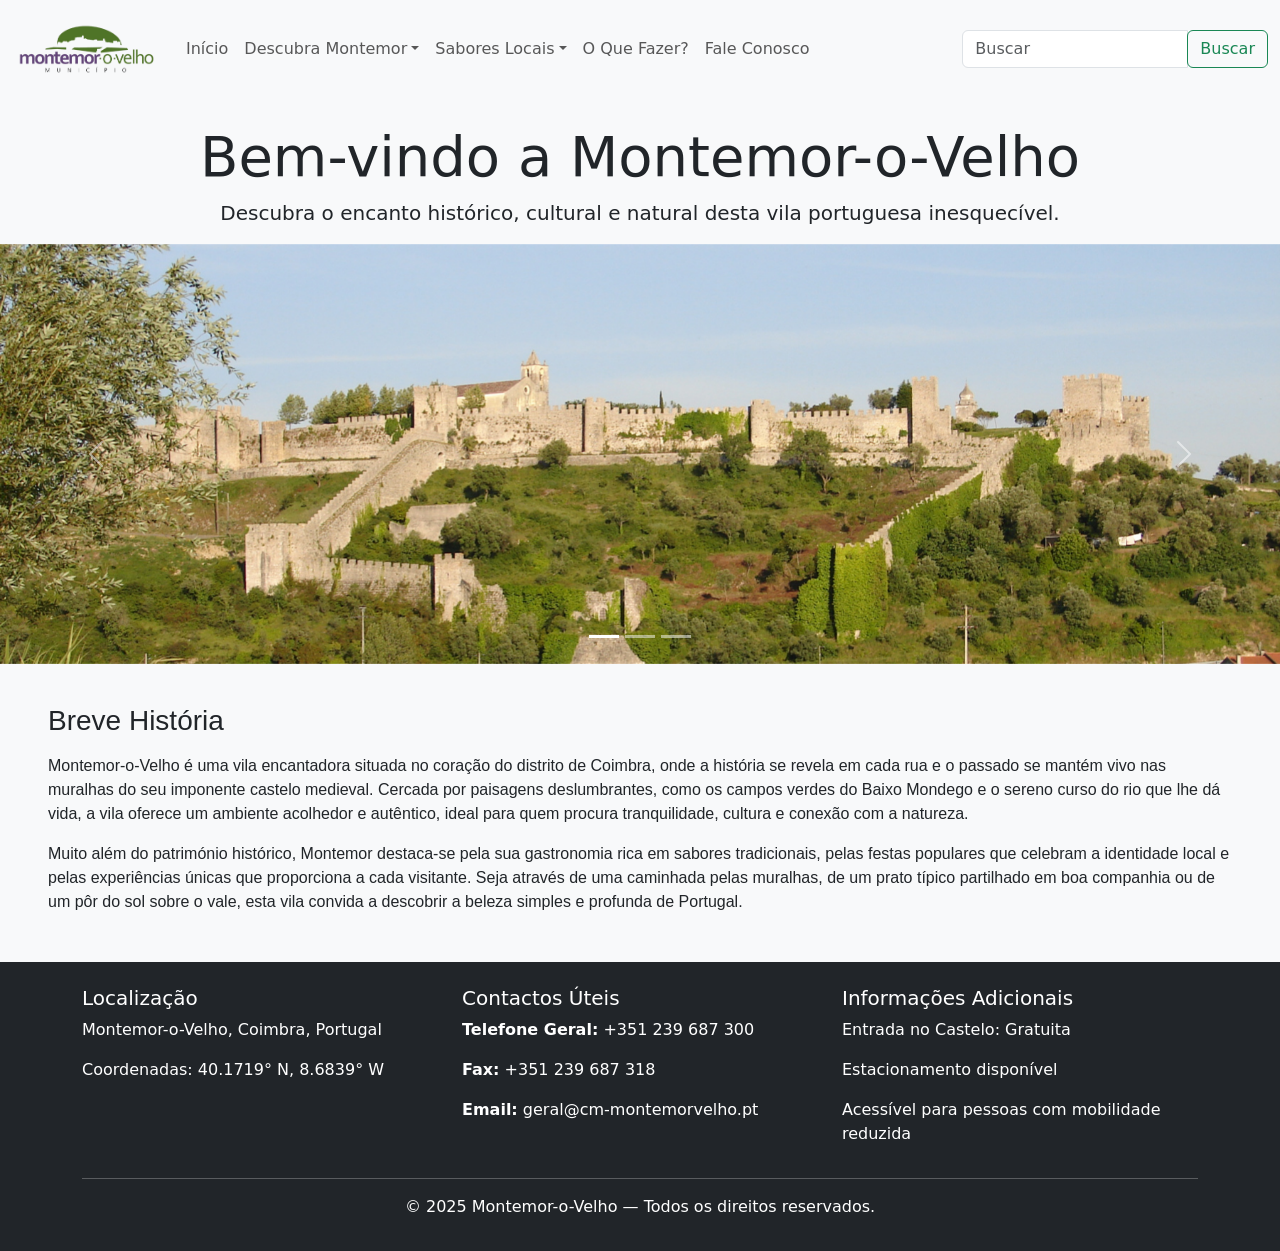
<file: index.html>
<!DOCTYPE html>
<html lang="en">
<head>
    <meta charset="UTF-8">
    <meta name="viewport" content="width=device-width, initial-scale=1.0">
    <title>Montemor-o-Velho</title>
    <link href="https://cdn.jsdelivr.net/npm/bootstrap@5.3.2/dist/css/bootstrap.min.css" rel="stylesheet">
    <script src="https://cdn.jsdelivr.net/npm/bootstrap@5.3.2/dist/js/bootstrap.bundle.min.js"></script>
    <link rel="stylesheet" href="CSS/estilo.css">
    <link rel="icon" href="Imagens/icon.gif">
    </head>
<body class="bg-light">
    <nav class="navbar bg-light navbar-expand-sm sticky-top">
        <div class="container-fluid">
        <a href="index.html" class="navbar-brand">
            <img src="Imagens/logo.png" alt="Avatar Logo" style="width:150px;" class="rounded-pill"></a>
            <button class="navbar-toggler" type="button" data-bs-toggle="collapse" data-bs-target="#menuNavbar">
                <span class="navbar-toggler-icon"></span>
            </button>
            <div class="collapse navbar-collapse" id=menuNavbar>
                <div class="navbar-nav">
                    <a href="index.html" class="nav-link">Início</a>
                    <div class="dropdown">
                    <a href="História.html" class="nav-link dropdown-toggle" data-bs-toggle="dropdown">Descubra Montemor</a>
                    <ul class="dropdown-menu">
                        <li><a href="História.html" class="dropdown-item">História</a></li>
                        <li><a href="Castelo.html" class="dropdown-item">O Castelo</a></li>
                    </ul>
                    </div>
                    <div class="dropdown">
                        <a href="ArrozDoce.html" class="nav-link dropdown-toggle" data-bs-toggle="dropdown">Sabores Locais</a>
                        <ul class="dropdown-menu">
                            <li><a href="ArrozDoce.html" class="dropdown-item">Arroz Doce de Montemor-o-Velho</a></li>
                            <li><a href="Lampreia.html" class="dropdown-item">Lampreia à Montemorense</a></li>
                            <li><a href="Queijada.html" class="dropdown-item">Queijadas de Tentúgal</a></li>
                        </ul>
                        </div>
                    <a href="Oqfazer.html" class="nav-link">O Que Fazer?</a>
                    <a href="contato.html" class="nav-link">Fale Conosco</a>
                </div>
                <form class="form-inline ml-auto">
                    <div class="input-group">
                      <input class="form-control" type="search" placeholder="Buscar" aria-label="Buscar">
                      <div class="input-group-append">
                        <button class="btn btn-outline-success" type="submit">Buscar</button>
                      </div>
            </div>
        </div>
    </nav>
<br>
<div class="container-fluid">
    <h1 class="display-4 text-center">Bem-vindo a Montemor-o-Velho</h1>
    <p class="lead text-center">Descubra o encanto histórico, cultural e natural desta vila portuguesa inesquecível.</p>
  </div>
<div class="carousel slide carousel-fade hero section dark-background" data-bs-interval="5000" data-bsride="carousel" id="ads">
    <div class="carousel-indicators">
        <button data-bs-target="#ads" data-bs-slide-to="0" class="active"></button>
        <button data-bs-target="#ads" data-bs-slide-to="1"></button>
        <button data-bs-target="#ads" data-bs-slide-to="2"></button>
      </div>
    <div class="carousel-inner">
        <div class="container-fluid">
        </div>
        <div class="carousel-item active">
            <img src="Imagens/castelo.jpg" alt="" class="d-block" style="width:100%">
        </div>
        <div class="carousel-item">
            <img src="Imagens/campos.jpg" alt="" class="d-block" style="width:100%">
        </div>
        <div class="carousel-item">
            <img src="Imagens/arrozdoce.jpg" alt="" class="d-block" style="width:100%"> 
        </div>
</div>
    <button class="carousel-control-prev" data-bs-target="#ads" data-bs-slide="prev"><span class="carousel-control-prev-icon bi bi-chevron-left" aria-hidden="true"><span class="visually-hidden">Previous</span></span></button>
    <button class="carousel-control-next" data-bs-target="#ads" data-bs-slide="next"><span class="carousel-control-next-icon bi bi-chevron-right" aria-hidden="true"><span class="visually-hidden">Next</span></span></button>
</div>
<br>
<div class="c col-sm-12 auto">
    <h3 class="mt-3 sm-4 px-md-5">Breve História</h3>
    <p class="mt-3 sm-4 px-md-5">Montemor-o-Velho é uma vila encantadora situada no coração do distrito de Coimbra, onde a história se revela em cada rua e o passado se mantém vivo nas muralhas do seu imponente castelo medieval. Cercada por paisagens deslumbrantes, como os campos verdes do Baixo Mondego e o sereno curso do rio que lhe dá vida, a vila oferece um ambiente acolhedor e autêntico, ideal para quem procura tranquilidade, cultura e conexão com a natureza.</p>
    <p class="mt-3 sm-4 px-md-5"> Muito além do património histórico, Montemor destaca-se pela sua gastronomia rica em sabores tradicionais, pelas festas populares que celebram a identidade local e pelas experiências únicas que proporciona a cada visitante. Seja através de uma caminhada pelas muralhas, de um prato típico partilhado em boa companhia ou de um pôr do sol sobre o vale, esta vila convida a descobrir a beleza simples e profunda de Portugal.</p>
</div>
</div>
</div>
</div>
<footer class="bg-dark text-white mt-5 pt-4 pb-3">
    <div class="container">
      <div class="row">
        
        <div class="col-md-4 sm-3">
          <h5>Localização</h5>
          <p>Montemor-o-Velho, Coimbra, Portugal</p>
          <p>Coordenadas: 40.1719° N, 8.6839° W</p>
        </div>
  
        <div class="col-sm-4 sm-3">
          <h5>Contactos Úteis</h5>
          <p><b>Telefone Geral:</b> +351 239 687 300</p>
          <p><b>Fax:</b> +351 239 687 318</p>
          <p><b>Email:</b> geral@cm-montemorvelho.pt </p>
        </div>
  
        <div class="col-sm-4 sm-3">
          <h5>Informações Adicionais</h5>
          <p>Entrada no Castelo: Gratuita</p>
          <p>Estacionamento disponível</p>
          <p>Acessível para pessoas com mobilidade reduzida</p>
        </div>
  
      </div>
      <hr class="bg-light">
      <p class="text-center sm-0">&copy; 2025 Montemor-o-Velho — Todos os direitos reservados.</p>
    </div>
  </footer>
</body>
</html>
</file>
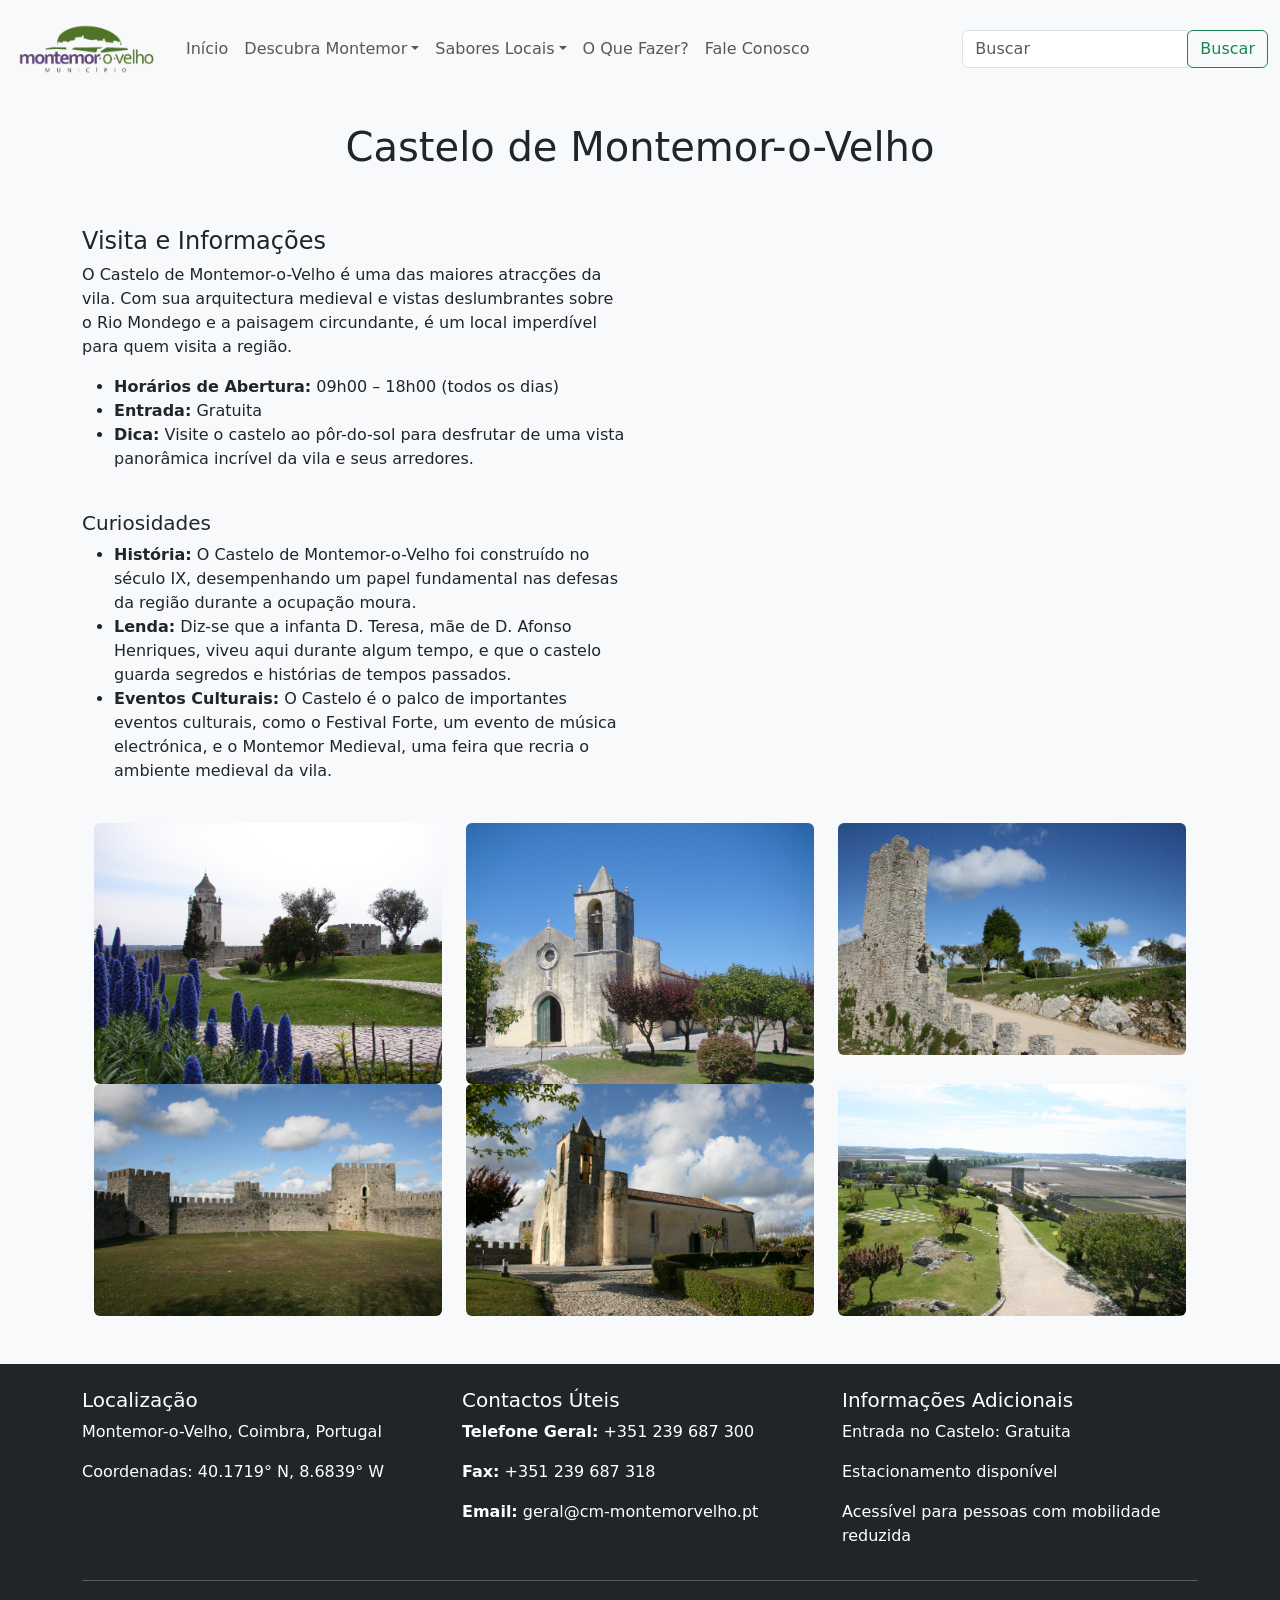
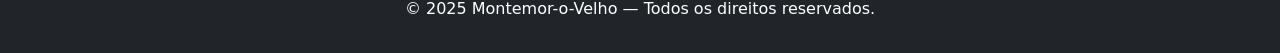
<file: Castelo.html>
<!DOCTYPE html>
<html lang="en">
<head>
    <meta charset="UTF-8">
    <meta name="viewport" content="width=device-width, initial-scale=1.0">
    <title>O Castelo</title>
    <link href="https://cdn.jsdelivr.net/npm/bootstrap@5.3.2/dist/css/bootstrap.min.css" rel="stylesheet">
    <script src="https://cdn.jsdelivr.net/npm/bootstrap@5.3.2/dist/js/bootstrap.bundle.min.js"></script>
    <link rel="stylesheet" href="CSS/estilo.css">
    <link rel="icon" href="Imagens/icon.gif">
</head>
<body class="bg-light">
    <nav class="navbar bg-light navbar-expand-sm sticky-top">
        <div class="container-fluid">
        <a href="index.html" class="navbar-brand">
            <img src="Imagens/logo.png" alt="Avatar Logo" style="width:150px;" class="rounded-pill"></a>
            <button class="navbar-toggler" type="button" data-bs-toggle="collapse" data-bs-target="#menuNavbar">
                <span class="navbar-toggler-icon"></span>
            </button>
            <div class="collapse navbar-collapse" id=menuNavbar>
                <div class="navbar-nav">
                    <a href="index.html" class="nav-link">Início</a>
                    <div class="dropdown">
                    <a href="História.html" class="nav-link dropdown-toggle" data-bs-toggle="dropdown">Descubra Montemor</a>
                    <ul class="dropdown-menu">
                        <li><a href="História.html" class="dropdown-item">História</a></li>
                        <li><a href="Castelo.html" class="dropdown-item">O Castelo</a></li>
                    </ul>
                    </div>
                    <div class="dropdown">
                        <a href="ArrozDoce.html" class="nav-link dropdown-toggle" data-bs-toggle="dropdown">Sabores Locais</a>
                        <ul class="dropdown-menu">
                            <li><a href="ArrozDoce.html" class="dropdown-item">Arroz Doce de Montemor-o-Velho</a></li>
                            <li><a href="Lampreia.html" class="dropdown-item">Lampreia à Montemorense</a></li>
                            <li><a href="Queijada.html" class="dropdown-item">Queijadas de Tentúgal</a></li>
                        </ul>
                        </div>
                    <a href="Oqfazer.html" class="nav-link">O Que Fazer?</a>
                    <a href="contato.html" class="nav-link">Fale Conosco</a>
                </div>
                <form class="form-inline ml-auto">
                    <div class="input-group">
                      <input class="form-control" type="search" placeholder="Buscar" aria-label="Buscar">
                      <div class="input-group-append">
                        <button class="btn btn-outline-success" type="submit">Buscar</button>
                      </div>
            </div>
        </div>
    </nav>
    <br>
    <div class="container">
    <div class="col-sm-12 auto text-center">
        <h1>Castelo de Montemor-o-Velho</h1>
    </div>
    <br>
    <br>
    <div class="row">
        <div class="col-sm-6">
            <h4>Visita e Informações</h4>
            <p>O Castelo de Montemor-o-Velho é uma das maiores atracções da vila. Com sua arquitectura medieval e vistas deslumbrantes sobre o Rio Mondego e a paisagem circundante, é um local imperdível para quem visita a região.</p>
            <ul class="lista">
                <li class="lista">
                  <strong>Horários de Abertura:</strong> 09h00 – 18h00 (todos os dias)
                </li>
                <li class="lista">
                  <strong>Entrada:</strong> Gratuita
                </li>
                <li class="lista">
                  <strong>Dica:</strong> Visite o castelo ao pôr-do-sol para desfrutar de uma vista panorâmica incrível da vila e seus arredores.
                </li>
              </ul>
              <br>
              <h5>Curiosidades</h5>
              <ul class="lista">
                <li class="lista">
                  <strong>História:</strong> O Castelo de Montemor-o-Velho foi construído no século IX, desempenhando um papel fundamental nas defesas da região durante a ocupação moura.
                </li>
                <li class="lista">
                  <strong>Lenda:</strong> Diz-se que a infanta D. Teresa, mãe de D. Afonso Henriques, viveu aqui durante algum tempo, e que o castelo guarda segredos e histórias de tempos passados.
                </li>
                <li class="lista">
                  <strong>Eventos Culturais:</strong> O Castelo é o palco de importantes eventos culturais, como o Festival Forte, um evento de música electrónica, e o Montemor Medieval, uma feira que recria o ambiente medieval da vila.
                </li>
              </ul>
        </div>
        <div class="col-sm-3">
            <iframe src="https://www.google.com/maps/embed?pb=!1m18!1m12!1m3!1d3048.4968998184613!2d-8.685425124484578!3d40.175753870271464!2m3!1f0!2f0!3f0!3m2!1i1024!2i768!4f13.1!3m3!1m2!1s0xd224fb84402b3a7%3A0x2d9fd4131eaefc2e!2sCastelo%20de%20Montemor-o-velho!5e0!3m2!1spt-BR!2spt!4v1746293708376!5m2!1spt-BR!2spt" width="600" height="450" style="border:0;" allowfullscreen="" loading="lazy" referrerpolicy="no-referrer-when-downgrade"></iframe>
        </div>
    </div>
    <div class="row">
        <div class="col-sm-12">
            <div class="container mt-4">
                <div class="row">
                  <div class="col-md-4 sm-4">
                    <img src="Imagens/interior.jpg" class="img-fluid rounded">
                  </div>
                  <div class="col-md-4 sm-4">
                    <img src="Imagens/interior2.jpg" class="img-fluid rounded">
                  </div>
                  <div class="col-md-4 sm-4">
                    <img src="Imagens/interior3.jpg" class="img-fluid rounded">
                  </div>
                  <div class="col-md-4 sm-4">
                    <img src="Imagens/interior4.jpg" class="img-fluid rounded">
                  </div>
                  <div class="col-md-4 sm-4">
                    <img src="Imagens/interior5.jpg" class="img-fluid rounded">
                  </div>
                  <div class="col-md-4 sm-4">
                    <img src="Imagens/interior6.jpg" class="img-fluid rounded">
                  </div>
                </div>
              </div>
        </div>
    </div>
</div>
<footer class="bg-dark text-white mt-5 pt-4 pb-3">
    <div class="container">
      <div class="row">
        <div class="col-sm-4">
          <h5>Localização</h5>
          <p>Montemor-o-Velho, Coimbra, Portugal</p>
          <p>Coordenadas: 40.1719° N, 8.6839° W</p>
        </div>
        <div class="col-sm-4">
          <h5>Contactos Úteis</h5>
          <p><b>Telefone Geral:</b> +351 239 687 300</p>
          <p><b>Fax:</b> +351 239 687 318</p>
          <p><b>Email:</b> geral@cm-montemorvelho.pt </p>
        </div>
        <div class="col-sm-4">
          <h5>Informações Adicionais</h5>
          <p>Entrada no Castelo: Gratuita</p>
          <p>Estacionamento disponível</p>
          <p>Acessível para pessoas com mobilidade reduzida</p>
        </div>
    </div>
      <hr class="bg-light">
      <p class="text-center">&copy; 2025 Montemor-o-Velho — Todos os direitos reservados.</p>
    </div>
  </footer>
</body>
</html>
</file>
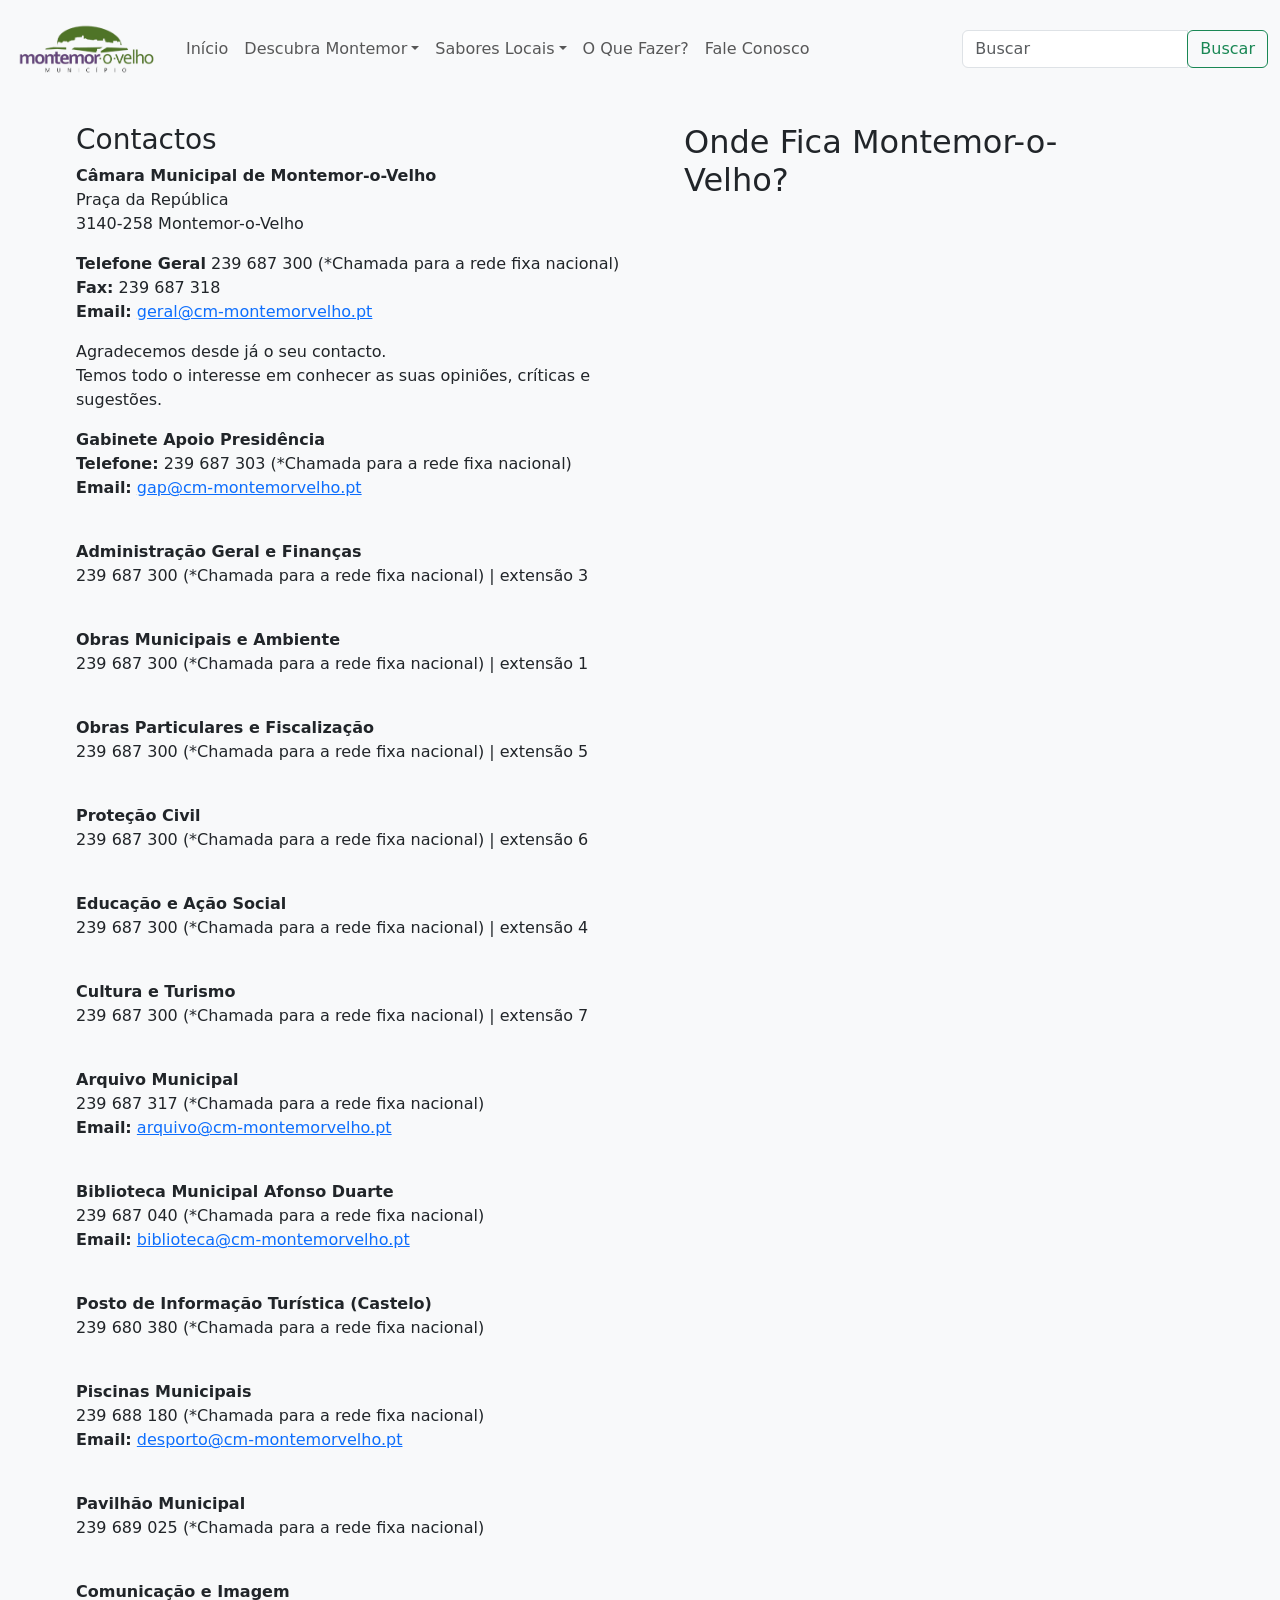
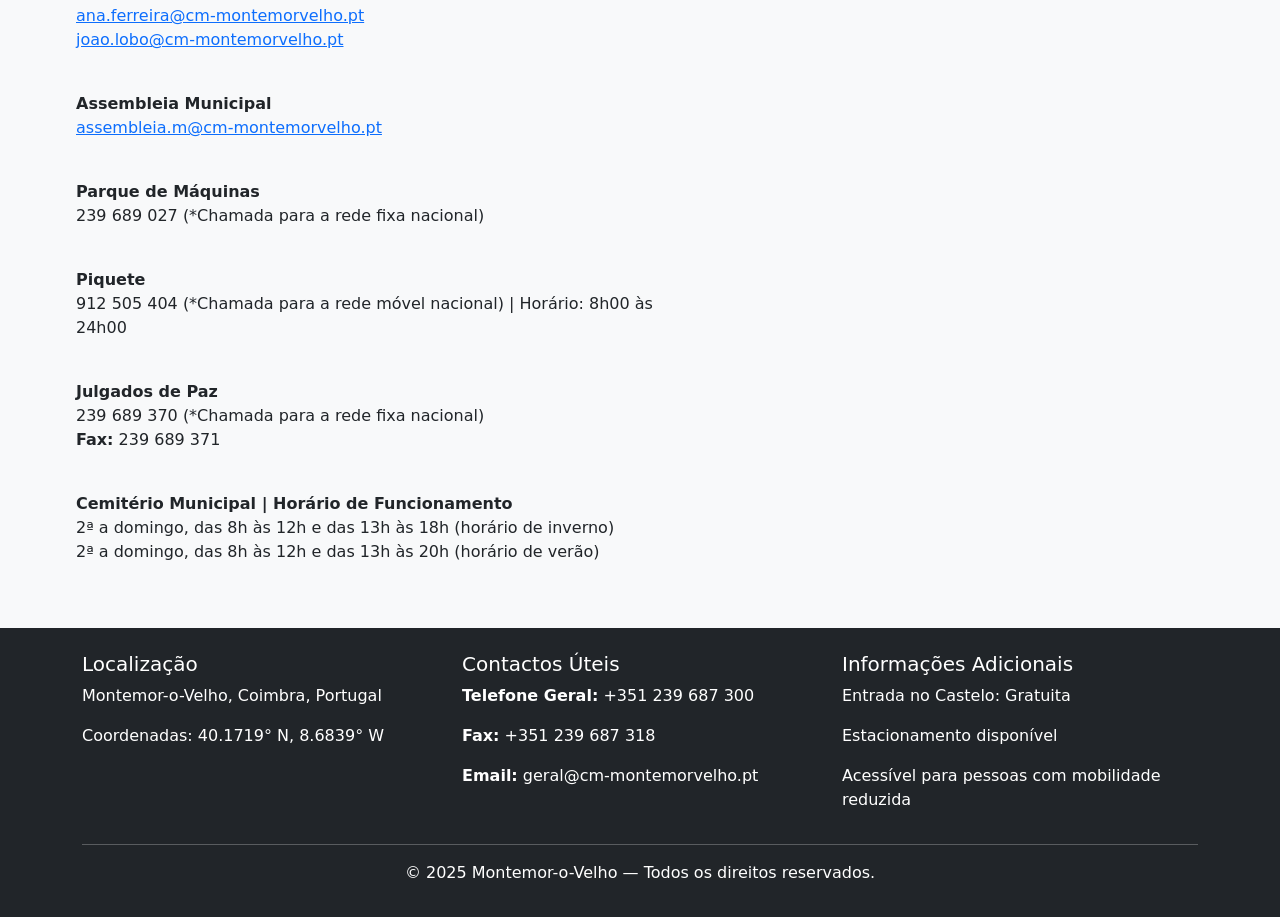
<file: contato.html>
<!DOCTYPE html>
<html lang="en">
<head>
    <meta charset="UTF-8">
    <meta name="viewport" content="width=device-width, initial-scale=1.0">
    <title>Fale Conosco</title>
    <link href="https://cdn.jsdelivr.net/npm/bootstrap@5.3.2/dist/css/bootstrap.min.css" rel="stylesheet">
    <script src="https://cdn.jsdelivr.net/npm/bootstrap@5.3.2/dist/js/bootstrap.bundle.min.js"></script>
    <link rel="stylesheet" href="CSS/estilo.css">
    <link rel="icon" href="Imagens/icon.gif">
</head>
<body class="bg-light">
    <nav class="navbar bg-light navbar-expand-sm sticky-top">
        <div class="container-fluid">
        <a href="index.html" class="navbar-brand">
            <img src="Imagens/logo.png" alt="Avatar Logo" style="width:150px;" class="rounded-pill"></a>
            <button class="navbar-toggler" type="button" data-bs-toggle="collapse" data-bs-target="#menuNavbar">
                <span class="navbar-toggler-icon"></span>
            </button>
            <div class="collapse navbar-collapse" id=menuNavbar>
                <div class="navbar-nav">
                    <a href="index.html" class="nav-link">Início</a>
                    <div class="dropdown">
                    <a href="História.html" class="nav-link dropdown-toggle" data-bs-toggle="dropdown">Descubra Montemor</a>
                    <ul class="dropdown-menu">
                        <li><a href="História.html" class="dropdown-item">História</a></li>
                        <li><a href="Castelo.html" class="dropdown-item">O Castelo</a></li>
                    </ul>
                    </div>
                    <div class="dropdown">
                        <a href="ArrozDoce.html" class="nav-link dropdown-toggle" data-bs-toggle="dropdown">Sabores Locais</a>
                        <ul class="dropdown-menu">
                            <li><a href="ArrozDoce.html" class="dropdown-item">Arroz Doce de Montemor-o-Velho</a></li>
                            <li><a href="Lampreia.html" class="dropdown-item">Lampreia à Montemorense</a></li>
                            <li><a href="Queijada.html" class="dropdown-item">Queijadas de Tentúgal</a></li>
                        </ul>
                        </div>
                    <a href="Oqfazer.html" class="nav-link">O Que Fazer?</a>
                    <a href="contato.html" class="nav-link">Fale Conosco</a>
                </div>
                <form class="form-inline ml-auto">
                    <div class="input-group">
                      <input class="form-control" type="search" placeholder="Buscar" aria-label="Buscar">
                      <div class="input-group-append">
                        <button class="btn btn-outline-success" type="submit">Buscar</button>
                      </div>
            </div>
        </div>
    </nav>
    <br>
    <div class="contato">
    <div class="container-fluid">
        <div class="row">
            <div class="col-sm-6">
                <h3>Contactos</h3>
            <p><b>Câmara Municipal de Montemor-o-Velho</b> 
            <br>Praça da República 
            <br> 3140-258 Montemor-o-Velho</p>
            <p><b>Telefone Geral</b> 239 687 300 (*Chamada para a rede fixa nacional)
            <br><b>Fax:</b> 239 687 318
            <br><b>Email:</b> <a href="mailto:geral@cm-montemorvelho.pt">geral@cm-montemorvelho.pt</p></a>
            <p>Agradecemos desde já o seu contacto.
            <br>Temos todo o interesse em conhecer as suas opiniões, críticas e sugestões.</p>
            <p><b>Gabinete Apoio Presidência</b>
            <br><b>Telefone:</b> 239 687 303 (*Chamada para a rede fixa nacional)
            <br><b>Email:</b> <a href="mailto:gap@cm-montemorvelho.pt">gap@cm-montemorvelho.pt</p></a>
            <br>
            <p><b>Administração Geral e Finanças</b>
            <br>239 687 300 (*Chamada para a rede fixa nacional) | extensão 3</p>
            <br>
            <p><b>Obras Municipais e Ambiente</b>
            <br>239 687 300 (*Chamada para a rede fixa nacional) | extensão 1</p>
            <br>
            <p><b>Obras Particulares e Fiscalização</b>
            <br>239 687 300 (*Chamada para a rede fixa nacional) | extensão 5</p>
            <br>
            <p><b>Proteção Civil</b>
            <br>239 687 300 (*Chamada para a rede fixa nacional) | extensão 6</p>
            <br>
            <p><b>Educação e Ação Social</b>
            <br>239 687 300 (*Chamada para a rede fixa nacional) | extensão 4</p>
            <br>
            <p><b>Cultura e Turismo</b>
            <br>239 687 300 (*Chamada para a rede fixa nacional) | extensão 7</p>
            <br>
            <p><b>Arquivo Municipal</b>
            <br>239 687 317 (*Chamada para a rede fixa nacional)
            <br><b>Email:</b> <a href="mailto:arquivo@cm-montemorvelho.pt">arquivo@cm-montemorvelho.pt</p></a>
            <br>
            <p><b>Biblioteca Municipal Afonso Duarte</b>
            <br>239 687 040 (*Chamada para a rede fixa nacional)
            <br><b>Email:</b> <a href="mailto:biblioteca@cm-montemorvelho.pt ">biblioteca@cm-montemorvelho.pt</p></a>
            <br>
            <p><b>Posto de Informação Turística (Castelo)</b>
            <br>239 680 380 (*Chamada para a rede fixa nacional)</p>
            <br>
            <p><b>Piscinas Municipais</b>
            <br>239 688 180 (*Chamada para a rede fixa nacional)
            <br><b>Email:</b> <a href="mailto:desporto@cm-montemorvelho.pt ">desporto@cm-montemorvelho.pt</p></a>
            <br>
            <p><b>Pavilhão Municipal</b>
            <br>239 689 025 (*Chamada para a rede fixa nacional)</p>
            <br>
            <p><b>Comunicação e Imagem</b>
            <br><a href="mailto:ana.ferreira@cm-montemorvelho.pt">ana.ferreira@cm-montemorvelho.pt</a>
            <br><a href="mailto:joao.lobo@cm-montemorvelho.pt">joao.lobo@cm-montemorvelho.pt</a></p>
            <br>
            <p><b>Assembleia Municipal</b>
            <br><a href="mailto:assembleia.m@cm-montemorvelho.pt">assembleia.m@cm-montemorvelho.pt</a></p></p>
            <br>
            <p><b>Parque de Máquinas</b>
            <br>239 689 027 (*Chamada para a rede fixa nacional)</p>
            <br>
            <p><b>Piquete</b>
            <br>912 505 404 (*Chamada para a rede móvel nacional) | Horário: 8h00 às 24h00</p>
            <br>
            <p><b>Julgados de Paz</b>
            <br>239 689 370 (*Chamada para a rede fixa nacional)
            <br><b>Fax:</b> 239 689 371</p>
            <br>
            <p><b>Cemitério Municipal | Horário de Funcionamento</b>
            <br>2ª a domingo, das 8h às 12h e das 13h às 18h (horário de inverno)
            <br>2ª a domingo, das 8h às 12h e das 13h às 20h (horário de verão)</p>
            </div>
            <div class="col-sm-4">
                <h2>Onde Fica Montemor-o-Velho?</h2>
                <br>
                <iframe src="https://www.google.com/maps/embed?pb=!1m18!1m12!1m3!1d48767.89717373042!2d-8.70531581009134!3d40.1869564692186!2m3!1f0!2f0!3f0!3m2!1i1024!2i768!4f13.1!3m3!1m2!1s0xd224e32ea3c7725%3A0xabb1a90877afde21!2sMontemor-o-Velho!5e0!3m2!1spt-BR!2spt!4v1746367724446!5m2!1spt-BR!2spt" width="600" height="450" style="border:0;" allowfullscreen="" loading="lazy" referrerpolicy="no-referrer-when-downgrade"></iframe>
            </div>
        </div>
    </div>
    </div>
    <footer class="bg-dark text-white mt-5 pt-4 pb-3">
        <div class="container">
          <div class="row">
            <div class="col-sm-4">
              <h5>Localização</h5>
              <p>Montemor-o-Velho, Coimbra, Portugal</p>
              <p>Coordenadas: 40.1719° N, 8.6839° W</p>
            </div>
            <div class="col-sm-4">
              <h5>Contactos Úteis</h5>
              <p><b>Telefone Geral:</b> +351 239 687 300</p>
              <p><b>Fax:</b> +351 239 687 318</p>
              <p><b>Email:</b> geral@cm-montemorvelho.pt </p>
            </div>
            <div class="col-sm-4">
              <h5>Informações Adicionais</h5>
              <p>Entrada no Castelo: Gratuita</p>
              <p>Estacionamento disponível</p>
              <p>Acessível para pessoas com mobilidade reduzida</p>
            </div>
          </div>
          <hr class="bg-light">
          <p class="text-center">&copy; 2025 Montemor-o-Velho — Todos os direitos reservados.</p>
        </div>
      </footer>
</body>
</html>
</file>
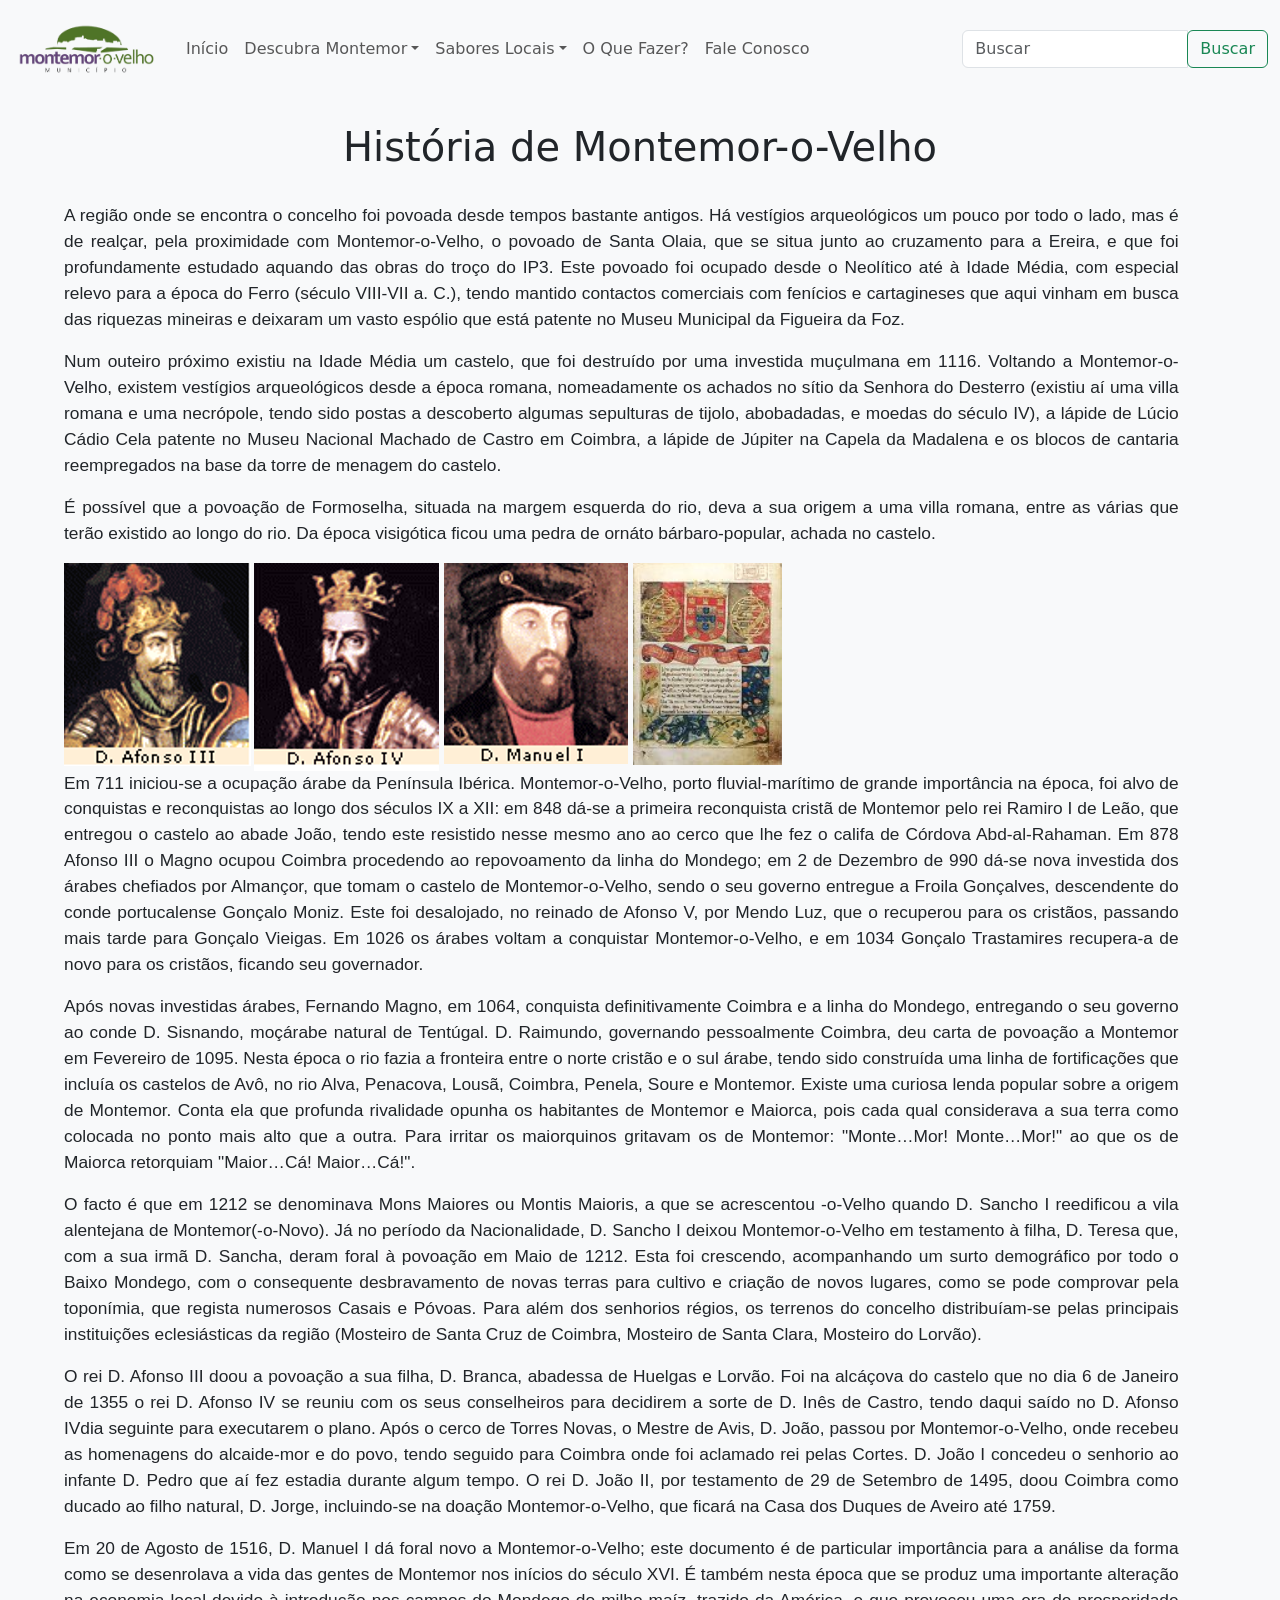
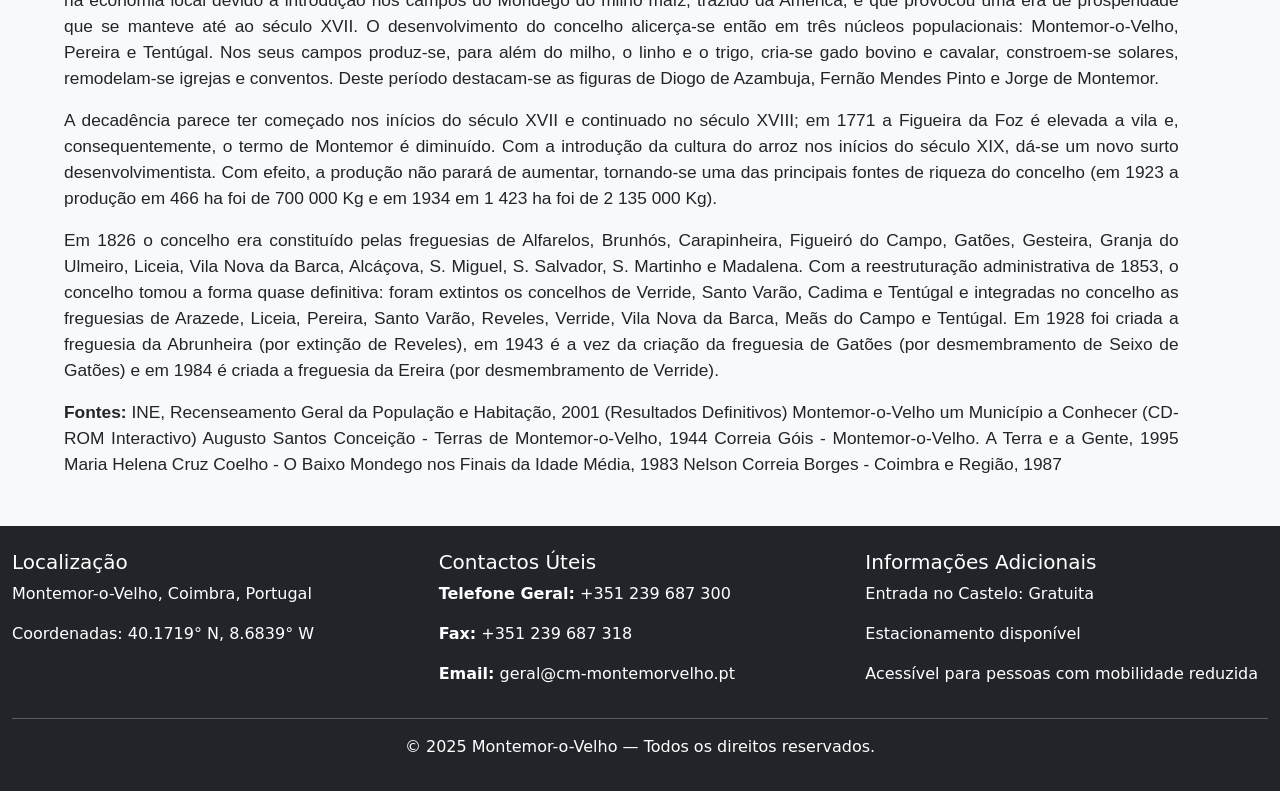
<file: História.html>
<!DOCTYPE html>
<html lang="en">
<head>
    <meta charset="UTF-8">
    <meta name="viewport" content="width=device-width, initial-scale=1.0">
    <title>História de Montemor-o-Velho</title>
    <link href="https://cdn.jsdelivr.net/npm/bootstrap@5.3.2/dist/css/bootstrap.min.css" rel="stylesheet">
    <script src="https://cdn.jsdelivr.net/npm/bootstrap@5.3.2/dist/js/bootstrap.bundle.min.js"></script>
    <link rel="stylesheet" href="CSS/estilo.css">
    <link rel="icon" href="Imagens/icon.gif">
</head>
<body class="bg-light">
    <nav class="navbar bg-light navbar-expand-sm sticky-top">
        <div class="container-fluid">
        <a href="index.html" class="navbar-brand">
            <img src="Imagens/logo.png" alt="Avatar Logo" style="width:150px;" class="rounded-pill"></a>
            <button class="navbar-toggler" type="button" data-bs-toggle="collapse" data-bs-target="#menuNavbar">
                <span class="navbar-toggler-icon"></span>
            </button>
            <div class="collapse navbar-collapse" id=menuNavbar>
                <div class="navbar-nav">
                    <a href="index.html" class="nav-link">Início</a>
                    <div class="dropdown">
                    <a href="História.html" class="nav-link dropdown-toggle" data-bs-toggle="dropdown">Descubra Montemor</a>
                    <ul class="dropdown-menu">
                        <li><a href="História.html" class="dropdown-item">História</a></li>
                        <li><a href="Castelo.html" class="dropdown-item">O Castelo</a></li>
                    </ul>
                    </div>
                    <div class="dropdown">
                        <a href="ArrozDoce.html" class="nav-link dropdown-toggle" data-bs-toggle="dropdown">Sabores Locais</a>
                        <ul class="dropdown-menu">
                            <li><a href="ArrozDoce.html" class="dropdown-item">Arroz Doce de Montemor-o-Velho</a></li>
                            <li><a href="Lampreia.html" class="dropdown-item">Lampreia à Montemorense</a></li>
                            <li><a href="Queijada.html" class="dropdown-item">Queijadas de Tentúgal</a></li>
                        </ul>
                        </div>
                    <a href="Oqfazer.html" class="nav-link">O Que Fazer?</a>
                    <a href="contato.html" class="nav-link">Fale Conosco</a>
                </div>
                <form class="form-inline ml-auto">
                    <div class="input-group">
                      <input class="form-control" type="search" placeholder="Buscar" aria-label="Buscar">
                      <div class="input-group-append">
                        <button class="btn btn-outline-success" type="submit">Buscar</button>
                      </div>
            </div>
        </div>
    </nav>
    <br>
    <div class="container-fluid">
            <div class="col-sm-12 auto text-center">
                <h1>História de Montemor-o-Velho</h1>
            </div>
    </div>
    <br>
<div class="historia">
    <div class="col-sm-11">
        <p>A região onde se encontra o concelho foi povoada desde tempos bastante antigos. Há vestígios arqueológicos um pouco por todo o lado, mas é de realçar, pela proximidade com Montemor-o-Velho, o povoado de Santa Olaia, que se situa junto ao cruzamento para a Ereira, e que foi profundamente estudado aquando das obras do troço do IP3. Este povoado foi ocupado desde o Neolítico até à Idade Média, com especial relevo para a época do Ferro (século VIII-VII a. C.), tendo mantido contactos comerciais com fenícios e cartagineses que aqui vinham em busca das riquezas mineiras e deixaram um vasto espólio que está patente no Museu Municipal da Figueira da Foz.</p>
        <p>Num outeiro próximo existiu na Idade Média um castelo, que foi destruído por uma investida muçulmana em 1116. Voltando a Montemor-o-Velho, existem vestígios arqueológicos desde a época romana, nomeadamente os achados no sítio da Senhora do Desterro (existiu aí uma villa romana e uma necrópole, tendo sido postas a descoberto algumas sepulturas de tijolo, abobadadas, e moedas do século IV), a lápide de Lúcio Cádio Cela patente no Museu Nacional Machado de Castro em Coimbra, a lápide de Júpiter na Capela da Madalena e os blocos de cantaria reempregados na base da torre de menagem do castelo.</p>
        <p>É possível que a povoação de Formoselha, situada na margem esquerda do rio, deva a sua origem a uma villa romana, entre as várias que terão existido ao longo do rio. Da época visigótica ficou uma pedra de ornáto bárbaro-popular, achada no castelo.</p>
    <img src="Imagens/reis.png">
        <p>Em 711 iniciou-se a ocupação árabe da Península Ibérica. Montemor-o-Velho, porto fluvial-marítimo de grande importância na época, foi alvo de conquistas e reconquistas ao longo dos séculos IX a XII: em 848 dá-se a primeira reconquista cristã de Montemor pelo rei Ramiro I de Leão, que entregou o castelo ao abade João, tendo este resistido nesse mesmo ano ao cerco que lhe fez o califa de Córdova Abd-al-Rahaman. Em 878 Afonso III o Magno ocupou Coimbra procedendo ao repovoamento da linha do Mondego; em 2 de Dezembro de 990 dá-se nova investida dos árabes chefiados por Almançor, que tomam o castelo de Montemor-o-Velho, sendo o seu governo entregue a Froila Gonçalves, descendente do conde portucalense Gonçalo Moniz. Este foi desalojado, no reinado de Afonso V, por Mendo Luz, que o recuperou para os cristãos, passando mais tarde para Gonçalo Vieigas. Em 1026 os árabes voltam a conquistar Montemor-o-Velho, e em 1034 Gonçalo Trastamires recupera-a de novo para os cristãos, ficando seu governador.</p>
        <p>Após novas investidas árabes, Fernando Magno, em 1064, conquista definitivamente Coimbra e a linha do Mondego, entregando o seu governo ao conde D. Sisnando, moçárabe natural de Tentúgal. D. Raimundo, governando pessoalmente Coimbra, deu carta de povoação a Montemor em Fevereiro de 1095. Nesta época o rio fazia a fronteira entre o norte cristão e o sul árabe, tendo sido construída uma linha de fortificações que incluía os castelos de Avô, no rio Alva, Penacova, Lousã, Coimbra, Penela, Soure e Montemor. Existe uma curiosa lenda popular sobre a origem de Montemor. Conta ela que profunda rivalidade opunha os habitantes de Montemor e Maiorca, pois cada qual considerava a sua terra como colocada no ponto mais alto que a outra. Para irritar os maiorquinos gritavam os de Montemor: "Monte…Mor! Monte…Mor!" ao que os de Maiorca retorquiam "Maior…Cá! Maior…Cá!".</p>
        <p>O facto é que em 1212 se denominava Mons Maiores ou Montis Maioris, a que se acrescentou -o-Velho quando D. Sancho I reedificou a vila alentejana de Montemor(-o-Novo). Já no período da Nacionalidade, D. Sancho I deixou Montemor-o-Velho em testamento à filha, D. Teresa que, com a sua irmã D. Sancha, deram foral à povoação em Maio de 1212. Esta foi crescendo, acompanhando um surto demográfico por todo o Baixo Mondego, com o consequente desbravamento de novas terras para cultivo e criação de novos lugares, como se pode comprovar pela toponímia, que regista numerosos Casais e Póvoas. Para além dos senhorios régios, os terrenos do concelho distribuíam-se pelas principais instituições eclesiásticas da região (Mosteiro de Santa Cruz de Coimbra, Mosteiro de Santa Clara, Mosteiro do Lorvão).</p>
        <p>O rei D. Afonso III doou a povoação a sua filha, D. Branca, abadessa de Huelgas e Lorvão. Foi na alcáçova do castelo que no dia 6 de Janeiro de 1355 o rei D. Afonso IV se reuniu com os seus conselheiros para decidirem a sorte de D. Inês de Castro, tendo daqui saído no D. Afonso IVdia seguinte para executarem o plano. Após o cerco de Torres Novas, o Mestre de Avis, D. João, passou por Montemor-o-Velho, onde recebeu as homenagens do alcaide-mor e do povo, tendo seguido para Coimbra onde foi aclamado rei pelas Cortes. D. João I concedeu o senhorio ao infante D. Pedro que aí fez estadia durante algum tempo. O rei D. João II, por testamento de 29 de Setembro de 1495, doou Coimbra como ducado ao filho natural, D. Jorge, incluindo-se na doação Montemor-o-Velho, que ficará na Casa dos Duques de Aveiro até 1759.</p>
        <p>Em 20 de Agosto de 1516, D. Manuel I dá foral novo a Montemor-o-Velho; este documento é de particular importância para a análise da forma como se desenrolava a vida das gentes de Montemor nos inícios do século XVI. É também nesta época que se produz uma importante alteração na economia local devido à introdução nos campos do Mondego do milho maíz, trazido da América, e que provocou uma era de prosperidade que se manteve até ao século XVII. O desenvolvimento do concelho alicerça-se então em três núcleos populacionais: Montemor-o-Velho, Pereira e Tentúgal. Nos seus campos produz-se, para além do milho, o linho e o trigo, cria-se gado bovino e cavalar, constroem-se solares, remodelam-se igrejas e conventos. Deste período destacam-se as figuras de Diogo de Azambuja, Fernão Mendes Pinto e Jorge de Montemor.</p>
        <p>A decadência parece ter começado nos inícios do século XVII e continuado no século XVIII; em 1771 a Figueira da Foz é elevada a vila e, consequentemente, o termo de Montemor é diminuído. Com a introdução da cultura do arroz nos inícios do século XIX, dá-se um novo surto desenvolvimentista. Com efeito, a produção não parará de aumentar, tornando-se uma das principais fontes de riqueza do concelho (em 1923 a produção em 466 ha foi de 700 000 Kg e em 1934 em 1 423 ha foi de 2 135 000 Kg).</p>
        <p>Em 1826 o concelho era constituído pelas freguesias de Alfarelos, Brunhós, Carapinheira, Figueiró do Campo, Gatões, Gesteira, Granja do Ulmeiro, Liceia, Vila Nova da Barca, Alcáçova, S. Miguel, S. Salvador, S. Martinho e Madalena. Com a reestruturação administrativa de 1853, o concelho tomou a forma quase definitiva: foram extintos os concelhos de Verride, Santo Varão, Cadima e Tentúgal e integradas no concelho as freguesias de Arazede, Liceia, Pereira, Santo Varão, Reveles, Verride, Vila Nova da Barca, Meãs do Campo e Tentúgal. Em 1928 foi criada a freguesia da Abrunheira (por extinção de Reveles), em 1943 é a vez da criação da freguesia de Gatões (por desmembramento de Seixo de Gatões) e em 1984 é criada a freguesia da Ereira (por desmembramento de Verride).</p>
        <p>  <b>Fontes:</b>
            INE, Recenseamento Geral da População e Habitação, 2001 (Resultados Definitivos)
            Montemor-o-Velho um Município a Conhecer (CD-ROM Interactivo)
            Augusto Santos Conceição - Terras de Montemor-o-Velho, 1944
            Correia Góis - Montemor-o-Velho. A Terra e a Gente, 1995
            Maria Helena Cruz Coelho - O Baixo Mondego nos Finais da Idade Média, 1983
            Nelson Correia Borges - Coimbra e Região, 1987</p>
    </div>
</div>
<footer class="bg-dark text-white mt-5 pt-4 pb-3">
    <div class="container-fluid">
      <div class="row">
        <div class="col-sm-4">
          <h5>Localização</h5>
          <p>Montemor-o-Velho, Coimbra, Portugal</p>
          <p>Coordenadas: 40.1719° N, 8.6839° W</p>
        </div>
        <div class="col-sm-4">
          <h5>Contactos Úteis</h5>
          <p><b>Telefone Geral:</b> +351 239 687 300</p>
          <p><b>Fax:</b> +351 239 687 318</p>
          <p><b>Email:</b> geral@cm-montemorvelho.pt </p>
        </div>
        <div class="col-sm-4">
          <h5>Informações Adicionais</h5>
          <p>Entrada no Castelo: Gratuita</p>
          <p>Estacionamento disponível</p>
          <p>Acessível para pessoas com mobilidade reduzida</p>
        </div>
    </div>
      <hr class="bg-light">
      <p class="text-center">&copy; 2025 Montemor-o-Velho — Todos os direitos reservados.</p>
    </div>
  </footer>
</body>
</html>
</file>
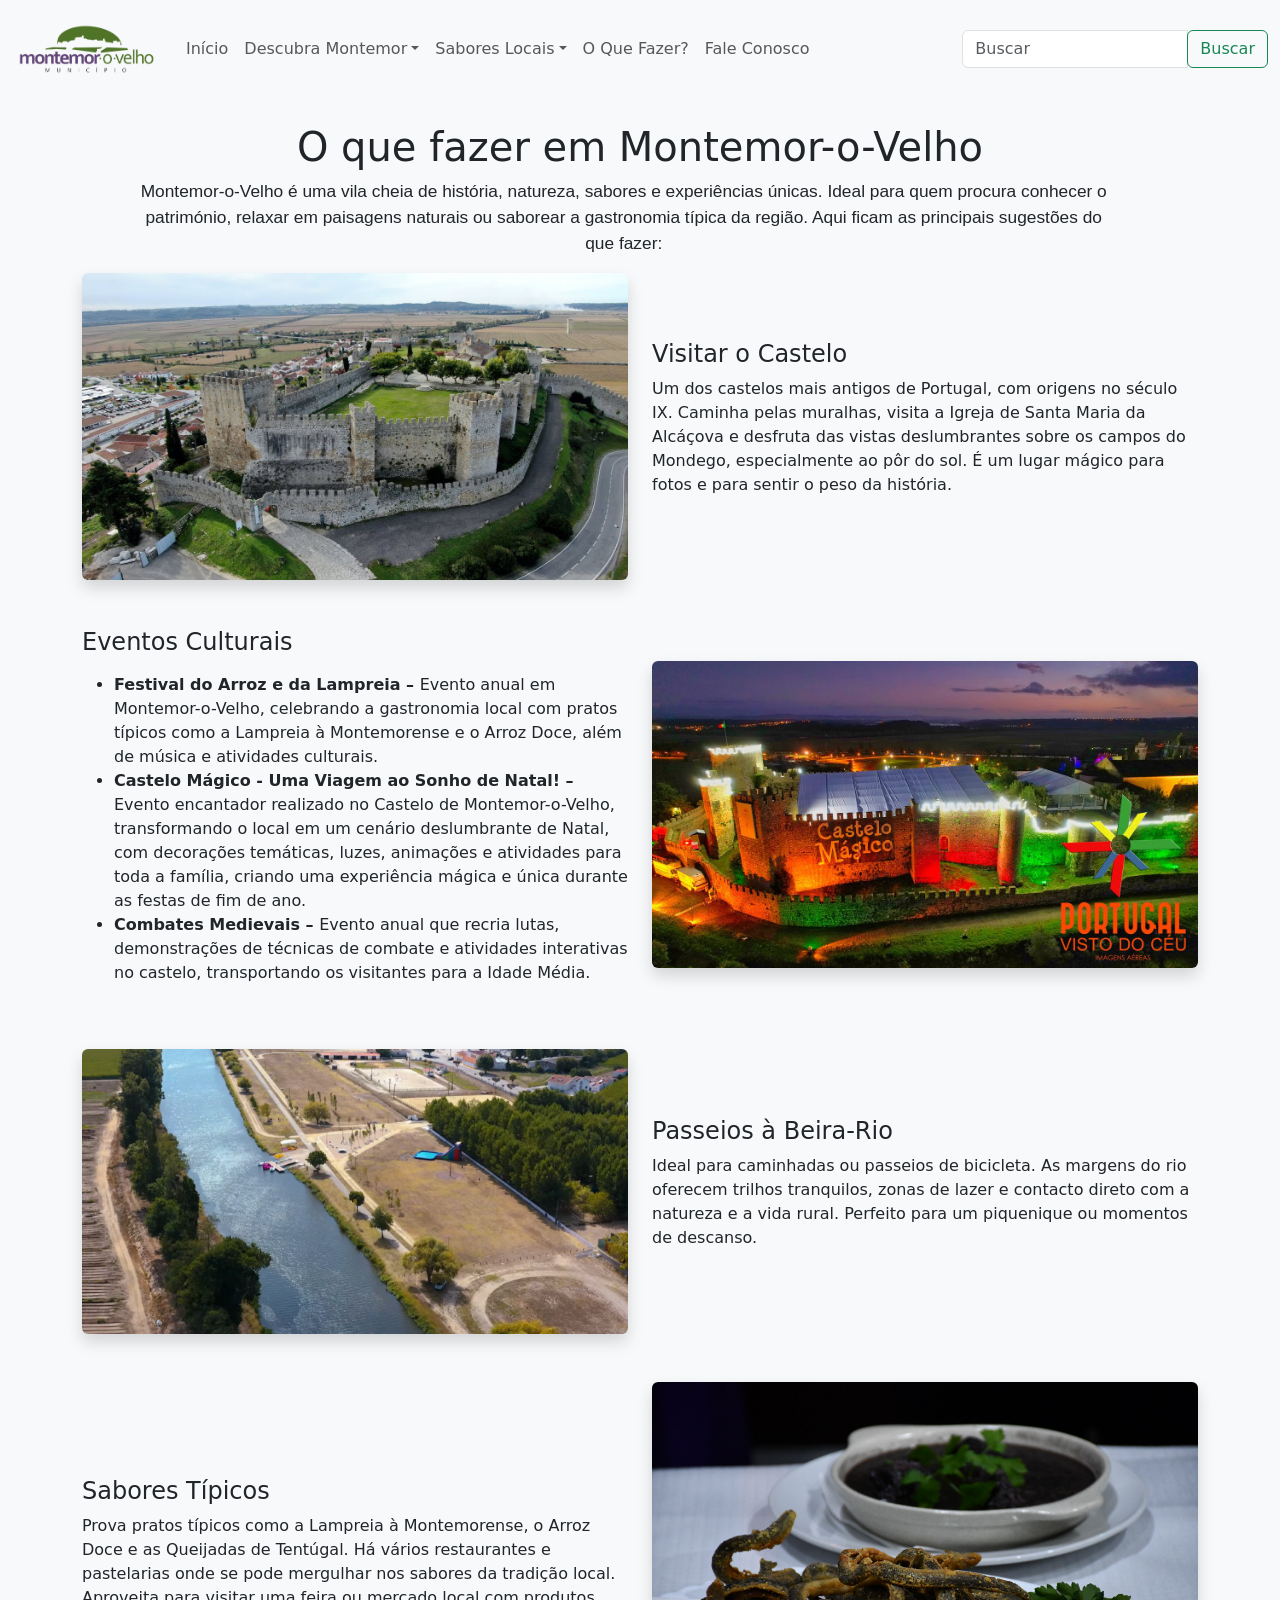
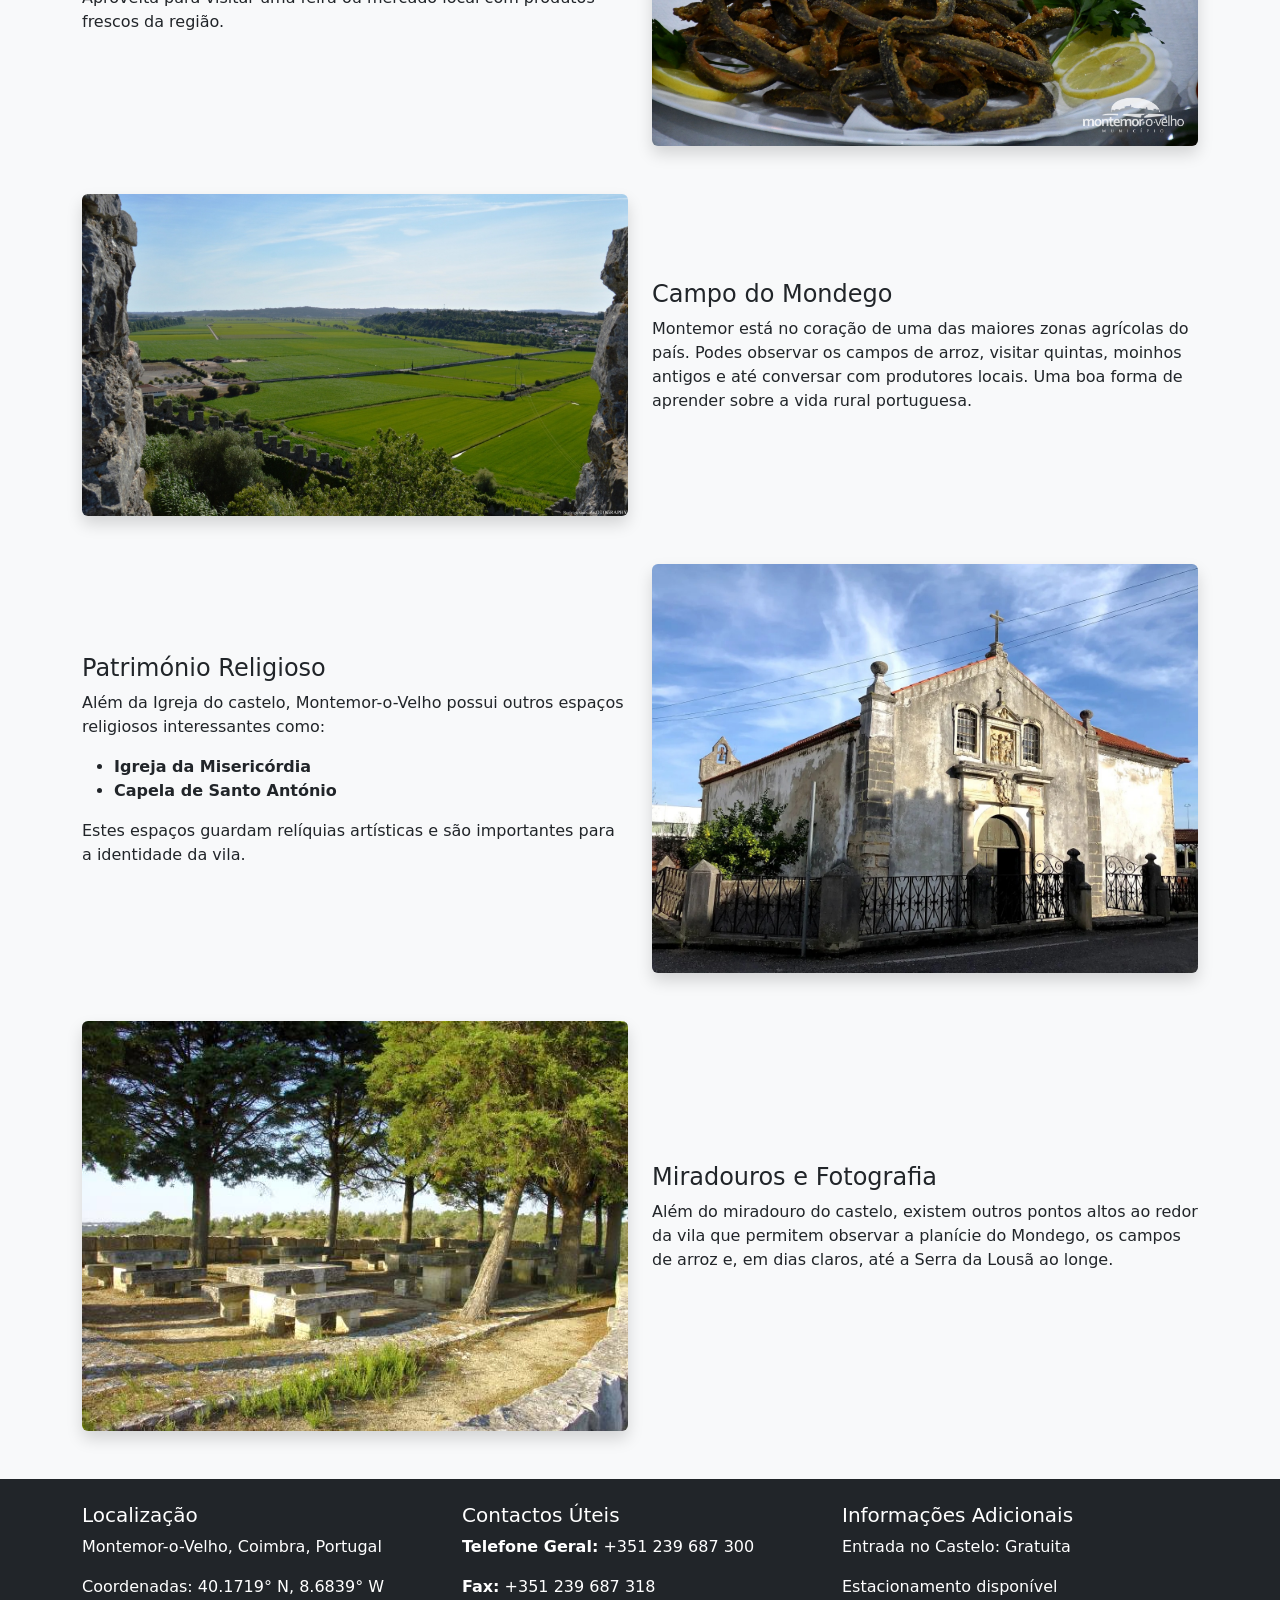
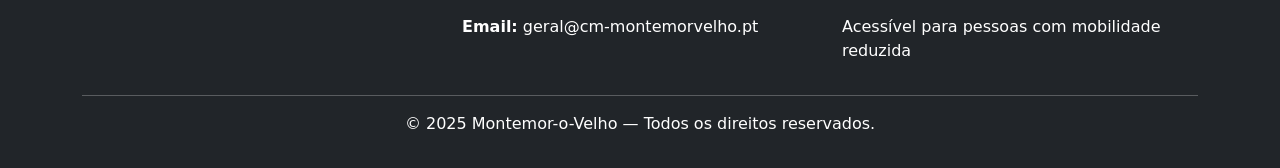
<file: Oqfazer.html>
<!DOCTYPE html>
<html lang="en">
<head>
    <meta charset="UTF-8">
    <meta name="viewport" content="width=device-width, initial-scale=1.0">
    <title>O Que Fazer?</title>
    <link href="https://cdn.jsdelivr.net/npm/bootstrap@5.3.2/dist/css/bootstrap.min.css" rel="stylesheet">
    <script src="https://cdn.jsdelivr.net/npm/bootstrap@5.3.2/dist/js/bootstrap.bundle.min.js"></script>
    <link rel="stylesheet" href="CSS/estilo.css">
    <link rel="icon" href="Imagens/icon.gif">
</head>
<body class="bg-light">
    <nav class="navbar bg-light navbar-expand-sm sticky-top">
        <div class="container-fluid">
        <a href="index.html" class="navbar-brand">
            <img src="Imagens/logo.png" alt="Avatar Logo" style="width:150px;" class="rounded-pill"></a>
            <button class="navbar-toggler" type="button" data-bs-toggle="collapse" data-bs-target="#menuNavbar">
                <span class="navbar-toggler-icon"></span>
            </button>
            <div class="collapse navbar-collapse" id=menuNavbar>
                <div class="navbar-nav">
                    <a href="index.html" class="nav-link">Início</a>
                    <div class="dropdown">
                    <a href="História.html" class="nav-link dropdown-toggle" data-bs-toggle="dropdown">Descubra Montemor</a>
                    <ul class="dropdown-menu">
                        <li><a href="História.html" class="dropdown-item">História</a></li>
                        <li><a href="Castelo.html" class="dropdown-item">O Castelo</a></li>
                    </ul>
                    </div>
                    <div class="dropdown">
                        <a href="ArrozDoce.html" class="nav-link dropdown-toggle" data-bs-toggle="dropdown">Sabores Locais</a>
                        <ul class="dropdown-menu">
                            <li><a href="ArrozDoce.html" class="dropdown-item">Arroz Doce de Montemor-o-Velho</a></li>
                            <li><a href="Lampreia.html" class="dropdown-item">Lampreia à Montemorense</a></li>
                            <li><a href="Queijada.html" class="dropdown-item">Queijadas de Tentúgal</a></li>
                        </ul>
                        </div>
                    <a href="Oqfazer.html" class="nav-link">O Que Fazer?</a>
                    <a href="contato.html" class="nav-link">Fale Conosco</a>
                </div>
                <form class="form-inline ml-auto">
                    <div class="input-group">
                      <input class="form-control" type="search" placeholder="Buscar" aria-label="Buscar">
                      <div class="input-group-append">
                        <button class="btn btn-outline-success" type="submit">Buscar</button>
                      </div>
            </div>
        </div>
    </nav>
    <br>
    <div class="container">
        <div class="col-sm-12 auto text-center">
        <h1>O que fazer em Montemor-o-Velho</h1>
        </div>
        <div class="introdução">
            <div class="col-sm-11 text-center">
                <p>Montemor-o-Velho é uma vila cheia de história, natureza, sabores e experiências únicas. Ideal para quem procura conhecer o património, relaxar em paisagens naturais ou saborear a gastronomia típica da região. Aqui ficam as principais sugestões do que fazer:</p>
            </div>
        </div>
        <!-- Atividade 1 -->
        <div class="row mb-5 align-items-center">
          <div class="col-md-6 ">
            <img src="Imagens/castelo2.jpg" alt="Castelo de Montemor-o-Velho" class="img-fluid rounded shadow">
          </div>
          <div class="col-md-6">
            <h4>Visitar o Castelo</h4>
            <p>Um dos castelos mais antigos de Portugal, com origens no século IX. Caminha pelas muralhas, visita a Igreja de Santa Maria da Alcáçova e desfruta das vistas deslumbrantes sobre os campos do Mondego, especialmente ao pôr do sol. É um lugar mágico para fotos e para sentir o peso da história.</p>
          </div>
        </div>
      
        <!-- Atividade 2 -->
        <div class="row mb-5 align-items-center flex-md-row-reverse">
          <div class="col-md-6 mb-3 mb-md-0">
            <img src="Imagens/castelomagico.jpg" alt="Eventos culturais em Montemor" class="img-fluid rounded shadow">
          </div>
          <div class="col-md-6">
            <h4>Eventos Culturais</h4>
            <p><ul class="lista">
                <li class="lista">
                  <strong>Festival do Arroz e da Lampreia – </strong>Evento anual em Montemor-o-Velho, celebrando a gastronomia local com pratos típicos como a Lampreia à Montemorense e o Arroz Doce, além de música e atividades culturais.
                </li>
                <li class="lista">
                  <strong>Castelo Mágico - Uma Viagem ao Sonho de Natal! – </strong> Evento encantador realizado no Castelo de Montemor-o-Velho, transformando o local em um cenário deslumbrante de Natal, com decorações temáticas, luzes, animações e atividades para toda a família, criando uma experiência mágica e única durante as festas de fim de ano.
                </li>
                <li class="lista">
                  <strong>Combates Medievais – </strong> Evento anual que recria lutas, demonstrações de técnicas de combate e atividades interativas no castelo, transportando os visitantes para a Idade Média.
                </li>
              </ul></p>
          </div>
        </div>
      
        <!-- Atividade 3 -->
        <div class="row mb-5 align-items-center">
          <div class="col-md-6 mb-3 mb-md-0">
            <img src="Imagens/rio.png" alt="Passeios junto ao Rio Mondego" class="img-fluid rounded shadow">
          </div>
          <div class="col-md-6">
            <h4>Passeios à Beira-Rio</h4>
            <p>Ideal para caminhadas ou passeios de bicicleta. As margens do rio oferecem trilhos tranquilos, zonas de lazer e contacto direto com a natureza e a vida rural. Perfeito para um piquenique ou momentos de descanso.</p>
          </div>
        </div>
      
        <!-- Atividade 4 -->
        <div class="row mb-5 align-items-center flex-md-row-reverse">
          <div class="col-md-6 mb-3 mb-md-0">
            <img src="Imagens/comida.jpg" alt="Comida típica" class="img-fluid rounded shadow">
          </div>
          <div class="col-md-6">
            <h4>Sabores Típicos</h4>
            <p>Prova pratos típicos como a Lampreia à Montemorense, o Arroz Doce e as Queijadas de Tentúgal. Há vários restaurantes e pastelarias onde se pode mergulhar nos sabores da tradição local. Aproveita para visitar uma feira ou mercado local com produtos frescos da região.</p>
          </div>
        </div>
      
        <!-- Atividade 5 -->
        <div class="row mb-5 align-items-center">
          <div class="col-md-6 mb-3 mb-md-0">
            <img src="Imagens/campo.jpeg" alt="Campo do Mondego" class="img-fluid rounded shadow">
          </div>
          <div class="col-md-6">
            <h4>Campo do Mondego</h4>
            <p>Montemor está no coração de uma das maiores zonas agrícolas do país. Podes observar os campos de arroz, visitar quintas, moinhos antigos e até conversar com produtores locais. Uma boa forma de aprender sobre a vida rural portuguesa.</p>
          </div>
        </div>
      
        <!-- Atividade 6 -->
        <div class="row mb-5 align-items-center flex-md-row-reverse">
          <div class="col-md-6 mb-3 mb-md-0">
            <img src="Imagens/igreja.jpeg" alt="Igrejas de Montemor" class="img-fluid rounded shadow">
          </div>
          <div class="col-md-6">
            <h4>Património Religioso</h4>
            <p>Além da Igreja do castelo, Montemor-o-Velho possui outros espaços religiosos interessantes como:</p>
            <ul class="lista">
                <li class="lista">
                  <strong>Igreja da Misericórdia</strong>
                </li>
                <li class="lista">
                  <strong>Capela de Santo António </strong> 
                </li>
              </ul>
              <p>Estes espaços guardam relíquias artísticas e são importantes para a identidade da vila.</p>
          </div>
        </div>
      
        <!-- Atividade 7 -->
        <div class="row mb-5 align-items-center">
          <div class="col-md-6 mb-3 mb-md-0">
            <img src="Imagens/miradouro.jpg" alt="Miradouros de Montemor" class="img-fluid rounded shadow">
          </div>
          <div class="col-md-6">
            <h4>Miradouros e Fotografia</h4>
            <p>Além do miradouro do castelo, existem outros pontos altos ao redor da vila que permitem observar a planície do Mondego, os campos de arroz e, em dias claros, até a Serra da Lousã ao longe.</p>
          </div>
        </div>
    </div>
      
      <!-- Rodapé -->
      <footer class="bg-dark text-white mt-5 pt-4 pb-3">
        <div class="container">
          <div class="row">
            <div class="col-sm-4">
              <h5>Localização</h5>
              <p>Montemor-o-Velho, Coimbra, Portugal</p>
              <p>Coordenadas: 40.1719° N, 8.6839° W</p>
            </div>
            <div class="col-sm-4">
              <h5>Contactos Úteis</h5>
              <p><b>Telefone Geral:</b> +351 239 687 300</p>
              <p><b>Fax:</b> +351 239 687 318</p>
              <p><b>Email:</b> geral@cm-montemorvelho.pt </p>
            </div>
            <div class="col-sm-4">
              <h5>Informações Adicionais</h5>
              <p>Entrada no Castelo: Gratuita</p>
              <p>Estacionamento disponível</p>
              <p>Acessível para pessoas com mobilidade reduzida</p>
            </div>
          </div>
          <hr class="bg-light">
          <p class="text-center">&copy; 2025 Montemor-o-Velho — Todos os direitos reservados.</p>
        </div>
      </footer>
      
</body>
</html>
</file>
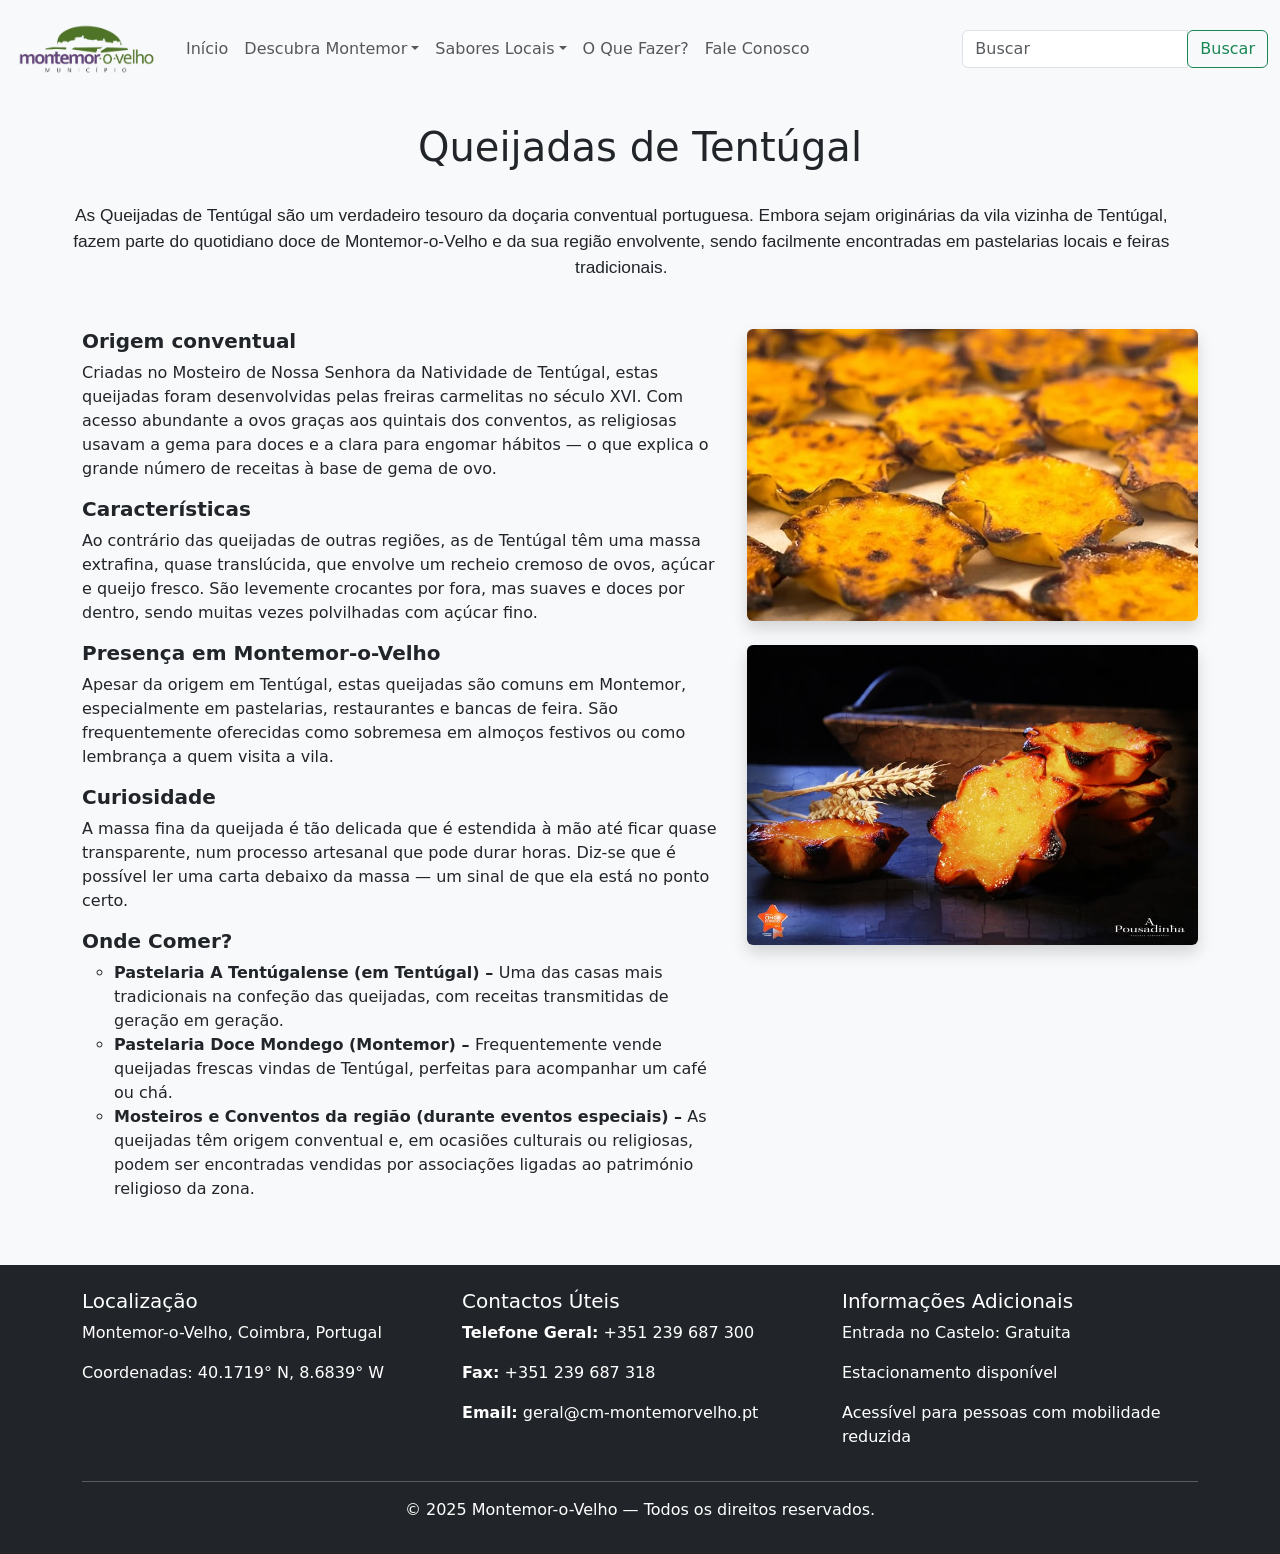
<file: Queijada.html>
<!DOCTYPE html>
<html lang="en">
<head>
    <meta charset="UTF-8">
    <meta name="viewport" content="width=device-width, initial-scale=1.0">
    <title>Sabores Locais</title>
    <link href="https://cdn.jsdelivr.net/npm/bootstrap@5.3.2/dist/css/bootstrap.min.css" rel="stylesheet">
    <script src="https://cdn.jsdelivr.net/npm/bootstrap@5.3.2/dist/js/bootstrap.bundle.min.js"></script>
    <link rel="stylesheet" href="CSS/estilo.css">
    <link rel="icon" href="Imagens/icon.gif">
</head>
<body class="bg-light">
    <nav class="navbar bg-light navbar-expand-sm sticky-top">
        <div class="container-fluid">
        <a href="index.html" class="navbar-brand">
            <img src="Imagens/logo.png" alt="Avatar Logo" style="width:150px;" class="rounded-pill"></a>
            <button class="navbar-toggler" type="button" data-bs-toggle="collapse" data-bs-target="#menuNavbar">
                <span class="navbar-toggler-icon"></span>
            </button>
            <div class="collapse navbar-collapse" id=menuNavbar>
                <div class="navbar-nav">
                    <a href="index.html" class="nav-link">Início</a>
                    <div class="dropdown">
                    <a href="História.html" class="nav-link dropdown-toggle" data-bs-toggle="dropdown">Descubra Montemor</a>
                    <ul class="dropdown-menu">
                        <li><a href="História.html" class="dropdown-item">História</a></li>
                        <li><a href="Castelo.html" class="dropdown-item">O Castelo</a></li>
                    </ul>
                    </div>
                    <div class="dropdown">
                        <a href="ArrozDoce.html" class="nav-link dropdown-toggle" data-bs-toggle="dropdown">Sabores Locais</a>
                        <ul class="dropdown-menu">
                            <li><a href="ArrozDoce.html" class="dropdown-item">Arroz Doce de Montemor-o-Velho</a></li>
                            <li><a href="Lampreia.html" class="dropdown-item">Lampreia à Montemorense</a></li>
                            <li><a href="Queijada.html" class="dropdown-item">Queijadas de Tentúgal</a></li>
                        </ul>
                        </div>
                    <a href="Oqfazer.html" class="nav-link">O Que Fazer?</a>
                    <a href="contato.html" class="nav-link">Fale Conosco</a>
                </div>
                <form class="form-inline ml-auto">
                    <div class="input-group">
                      <input class="form-control" type="search" placeholder="Buscar" aria-label="Buscar">
                      <div class="input-group-append">
                        <button class="btn btn-outline-success" type="submit">Buscar</button>
                      </div>
            </div>
        </div>
    </nav>
    <br>
    <div class="container-fluid">
        <div class="col-sm-12 auto text-center">
            <h1>Queijadas de Tentúgal</h1>
        </div>
    </div>
    <br>
    <div class="introdução">
        <div class="col-sm-11 text-center">
            <p>As Queijadas de Tentúgal são um verdadeiro tesouro da doçaria conventual portuguesa. Embora sejam originárias da vila vizinha de Tentúgal, fazem parte do quotidiano doce de Montemor-o-Velho e da sua região envolvente, sendo facilmente encontradas em pastelarias locais e feiras tradicionais.</p>
        </div>
    </div>
    <div class="container mt-5">
        <div class="row align-items-center">
          <div class="col-md-7">
            <ul class="list-unstyled">
              <li class="mb-3">
                <h5><b>Origem conventual</b></h5>
                <p>Criadas no Mosteiro de Nossa Senhora da Natividade de Tentúgal, estas queijadas foram desenvolvidas pelas freiras carmelitas no século XVI. Com acesso abundante a ovos graças aos quintais dos conventos, as religiosas usavam a gema para doces e a clara para engomar hábitos — o que explica o grande número de receitas à base de gema de ovo.</p>
              </li>
              <li class="mb-3">
                <h5><b>Características</b></h5>
                <p>Ao contrário das queijadas de outras regiões, as de Tentúgal têm uma massa extrafina, quase translúcida, que envolve um recheio cremoso de ovos, açúcar e queijo fresco. São levemente crocantes por fora, mas suaves e doces por dentro, sendo muitas vezes polvilhadas com açúcar fino.</p>
              </li>
              <li class="mb-3">
                <h5><b>Presença em Montemor-o-Velho</b></h5>
                <p>Apesar da origem em Tentúgal, estas queijadas são comuns em Montemor, especialmente em pastelarias, restaurantes e bancas de feira. São frequentemente oferecidas como sobremesa em almoços festivos ou como lembrança a quem visita a vila.</p>
              </li>
              <li class="mb-3">
                <h5><b>Curiosidade</b></h5>
                <p>A massa fina da queijada é tão delicada que é estendida à mão até ficar quase transparente, num processo artesanal que pode durar horas. Diz-se que é possível ler uma carta debaixo da massa — um sinal de que ela está no ponto certo.</p>
              </li>
              <li class="mb-3">
                <h5><b>Onde Comer?</b></h5>
                <ul class="lista">
                    <li class="lista">
                      <strong>Pastelaria A Tentúgalense (em Tentúgal) – </strong> Uma das casas mais tradicionais na confeção das queijadas, com receitas transmitidas de geração em geração.
                    </li>
                    <li class="lista">
                      <strong>Pastelaria Doce Mondego (Montemor) – </strong> Frequentemente vende queijadas frescas vindas de Tentúgal, perfeitas para acompanhar um café ou chá.
                    </li>
                    <li class="lista">
                      <strong>Mosteiros e Conventos da região (durante eventos especiais) –</strong> As queijadas têm origem conventual e, em ocasiões culturais ou religiosas, podem ser encontradas vendidas por associações ligadas ao património religioso da zona.
                    </li>
                  </ul>
              </li>
            </ul>
          </div>
          <div class="col-md-5 align-self-start">
            <img src="Imagens/queijada.jpeg" width="600" height="400" class="img-fluid rounded shadow mb-4">
            <img src="Imagens/queijada2.jpeg" width="600" height="400" class="img-fluid rounded shadow">
          </div>
        </div>
      </div>
      <footer class="bg-dark text-white mt-5 pt-4 pb-3">
        <div class="container">
          <div class="row">
            <div class="col-sm-4">
              <h5>Localização</h5>
              <p>Montemor-o-Velho, Coimbra, Portugal</p>
              <p>Coordenadas: 40.1719° N, 8.6839° W</p>
            </div>
            <div class="col-sm-4">
              <h5>Contactos Úteis</h5>
              <p><b>Telefone Geral:</b> +351 239 687 300</p>
              <p><b>Fax:</b> +351 239 687 318</p>
              <p><b>Email:</b> geral@cm-montemorvelho.pt </p>
            </div>
            <div class="col-sm-4">
              <h5>Informações Adicionais</h5>
              <p>Entrada no Castelo: Gratuita</p>
              <p>Estacionamento disponível</p>
              <p>Acessível para pessoas com mobilidade reduzida</p>
            </div>
        </div>
          <hr class="bg-light">
          <p class="text-center">&copy; 2025 Montemor-o-Velho — Todos os direitos reservados.</p>
        </div>
      </footer>
</body>
</html>
</file>
<file: CSS/estilo.css>
.c{
    font-family: 'Poppins', sans-serif;
}
.titulo{
    font-weight: 600;
    font-size: 2.5rem;
}
.form-inline {
    margin-left: auto;
}
.historia{
    font-family: 'Gill Sans', 'Gill Sans MT', Calibri, 'Trebuchet MS', sans-serif;
    font-size: 13pt;
    text-align: justify;
    padding-left: 5%;
}
iframe{
    border: 0px;
    border-radius: 15px;
}
.introdução{
    font-family: 'Gill Sans', 'Gill Sans MT', Calibri, 'Trebuchet MS', sans-serif;
    font-size: 13pt;
    text-align: justify;
    padding-left: 5%;
}
.historiab{
    font-family: 'Gill Sans', 'Gill Sans MT', Calibri, 'Trebuchet MS', sans-serif;
    font-size: 13pt;
    text-align: justify;
    padding-left: 10%;
}
.como{
    font-family: 'Gill Sans', 'Gill Sans MT', Calibri, 'Trebuchet MS', sans-serif;
    font-size: 13pt;
    text-align: justify;
    padding-left: 5%;
}
.significado{
    font-family: 'Gill Sans', 'Gill Sans MT', Calibri, 'Trebuchet MS', sans-serif;
    font-size: 13pt;
    text-align: justify;
    padding-left: 5%;
}
.curiosidade{
    font-family: 'Gill Sans', 'Gill Sans MT', Calibri, 'Trebuchet MS', sans-serif;
    font-size: 13pt;
    text-align: justify;
    padding-left: 5%;
}
.contato{
    padding-left: 5%;
}
.map{
    padding-left: 50%;
}
</file>
